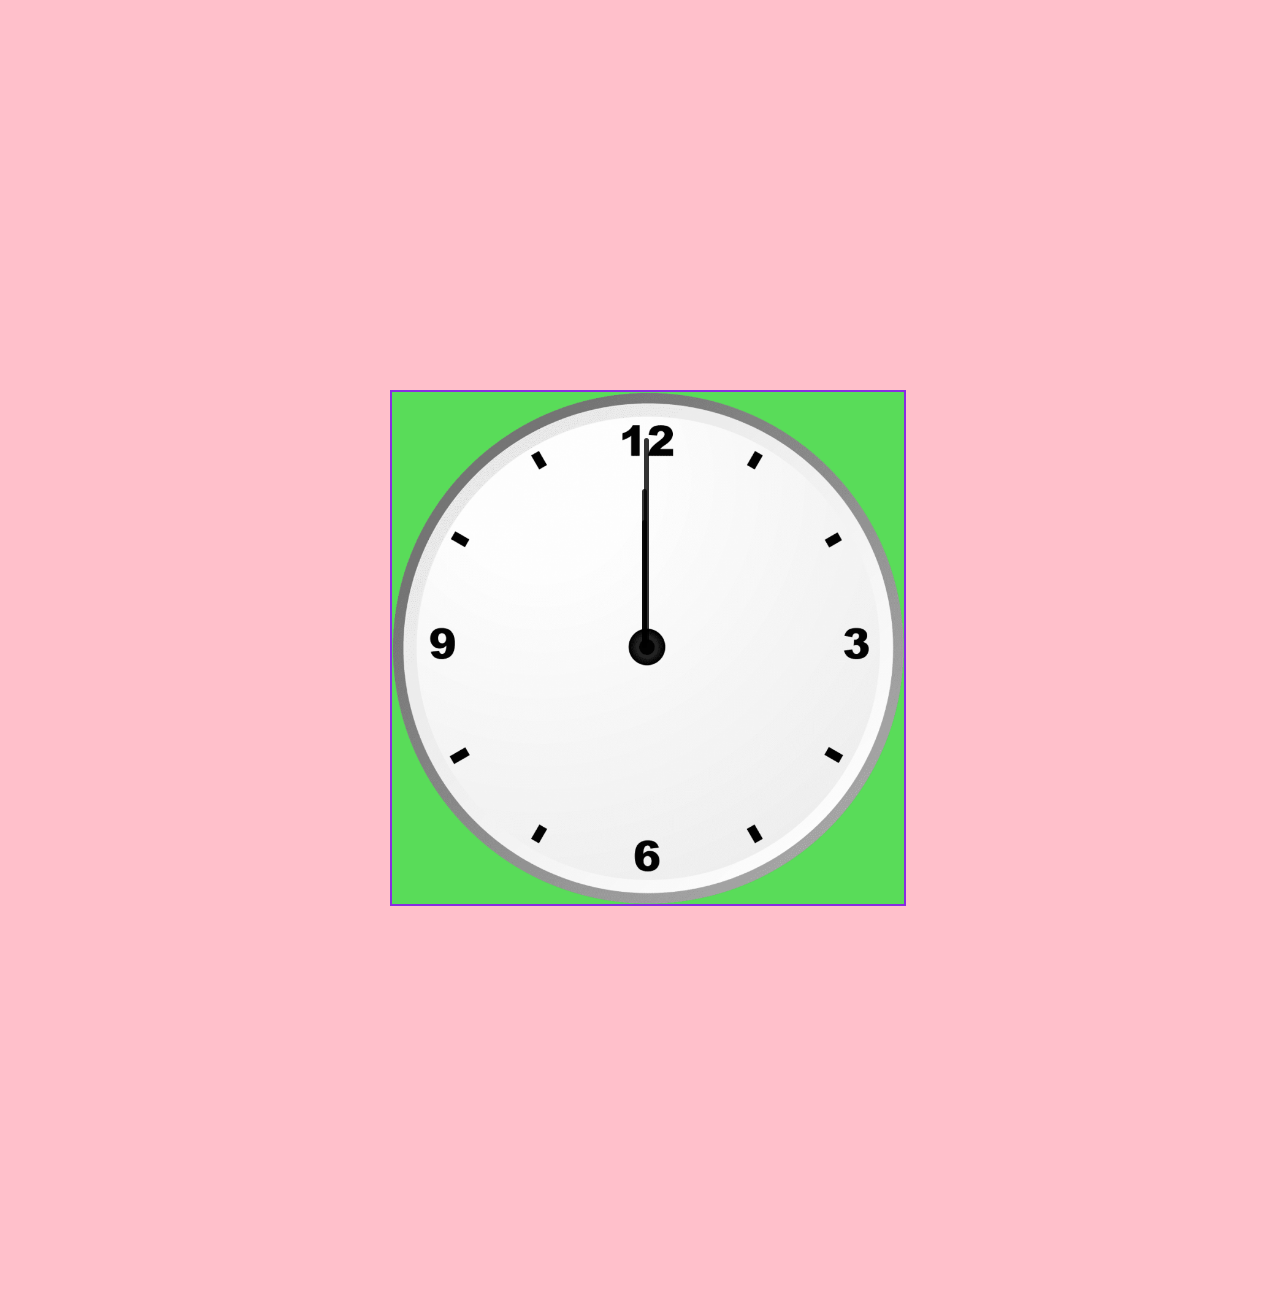
<file: clock/index.html>
<!DOCTYPE html>
<html lang="en">
<head>
    <meta charset="UTF-8">
    <meta http-equiv="X-UA-Compatible" content="IE=edge">
    <meta name="viewport" content="width=device-width, initial-scale=1.0">
    <title>Clock project</title>
    <link rel="stylesheet" href="index.css">
    <script src="index.js"></script>
    
</head>
<body>
    <div id="clockContainer">
        <div id="hour"></div>
        <div id="minute"></div>
        <div id="second"></div>
    </div>
   
    
</body>
</html>
</file>
<file: clock/index.css>
body{
    background-color: pink;
    display: grid;
    justify-content: center;
   align-items: center;
   width: 100vw;
   height:  100vw;
}
#clockContainer{
    background-color: rgb(89, 220, 89);
    position: relative;
    border: 2px solid blueviolet;
    margin: auto;
    height: 40vw;
    width: 40vw;
    background-image: url(clock.png) ;
    background-size: 100%;
}
#hour, #minute, #second{
    position:  absolute;
    background: black;
    border-radius: 10px;
    transform-origin: bottom;
    
}
#hour{
    width: 1%;
    height: 25%;
    top: 25%;
    left: 48.85%;
    opacity: 0.8;
    
    
}
#minute{
    width: 1%;
    height: 30%;
    top: 19%;
    left: 48.9%;
    opacity: 0.8;
    
    

}
#second{
   
    width: 1%;
    height: 40%;
    top: 9%;
    left: 49.25%;
    opacity: 0.8;
   
}
</file>
